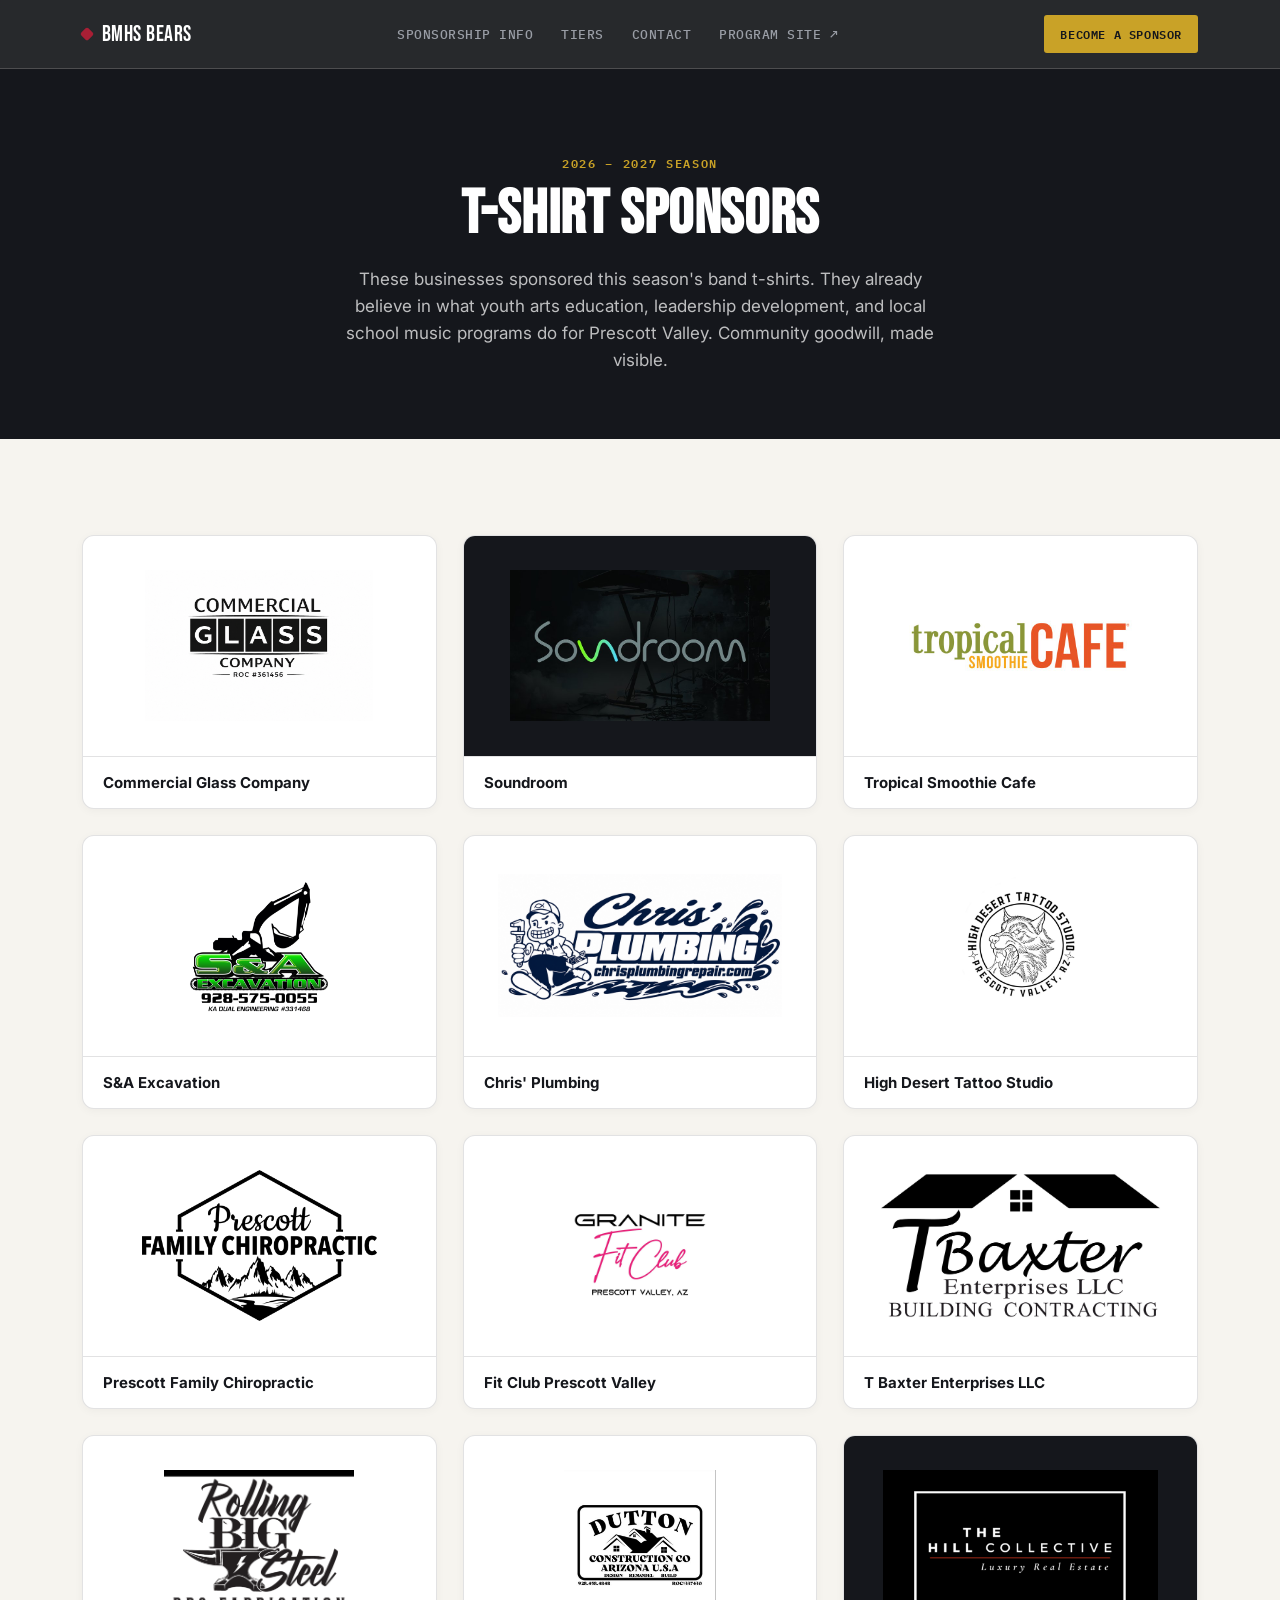
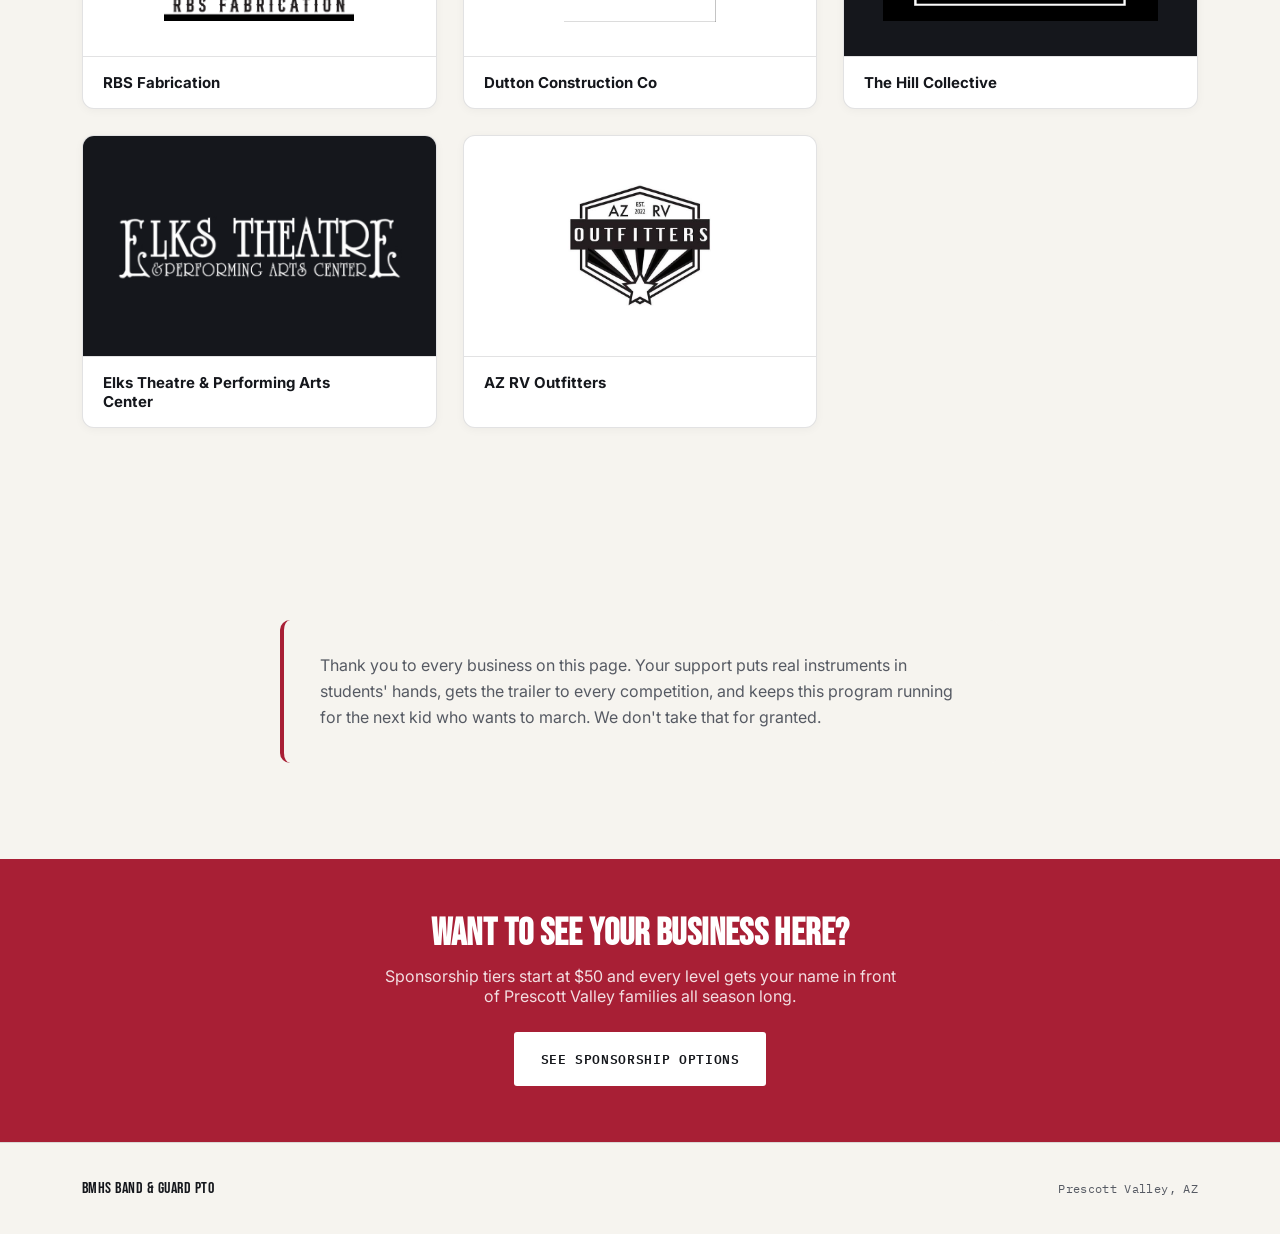
<file: bmhs-sponsors.html>
<!doctype html>
<html lang="en">
<head>
<meta charset="UTF-8">
<meta name="viewport" content="width=device-width, initial-scale=1">
<title>T-Shirt Sponsors — BMHS Band & Guard</title>
<meta name="description" content="The local businesses sponsoring this season's t-shirts for the Bradshaw Mountain Marching Bears Band & Guard, Prescott Valley, AZ.">
<link rel="stylesheet" href="bmhs-sponsorship.css">
<style>
  .sponsors-hero {
    background: var(--ink);
    color: #fff;
    padding: 84px 0 64px;
    text-align: center;
  }
  .sponsors-hero .eyebrow { justify-content: center; display: flex; }
  .sponsors-hero h1 {
    font-size: clamp(38px, 6vw, 62px);
    margin-top: 12px;
  }
  .sponsors-hero p {
    font-family: var(--body);
    font-size: 17px;
    color: rgba(255,255,255,0.72);
    max-width: 620px;
    margin: 20px auto 0;
    line-height: 1.6;
  }
  .sponsor-grid {
    display: grid;
    grid-template-columns: repeat(3, 1fr);
    gap: 26px;
  }
  .sponsor-tile {
    background: #fff;
    border: 1px solid var(--line);
    border-radius: 12px;
    overflow: hidden;
    display: flex;
    flex-direction: column;
    box-shadow: 0 2px 10px rgba(21,23,28,0.04);
    transition: transform 0.2s ease, box-shadow 0.2s ease, border-color 0.2s ease;
    text-decoration: none;
    color: inherit;
  }
  a.sponsor-tile { cursor: pointer; }
  .sponsor-tile:hover {
    transform: translateY(-5px);
    box-shadow: 0 16px 34px rgba(21,23,28,0.12);
    border-color: var(--crimson);
  }
  .sponsor-tile .logo-frame {
    height: 220px;
    display: flex;
    align-items: center;
    justify-content: center;
    padding: 34px;
  }
  .sponsor-tile img {
    max-width: 100%;
    max-height: 100%;
    object-fit: contain;
  }
  .sponsor-tile.dark-tile .logo-frame {
    background: var(--ink);
  }
  .sponsor-tile .tile-foot {
    border-top: 1px solid var(--line);
    padding: 16px 20px;
    display: flex;
    align-items: center;
    justify-content: space-between;
    gap: 10px;
  }
  .sponsor-tile .tile-name {
    font-family: var(--body);
    font-weight: 700;
    font-size: 15px;
    color: var(--ink);
  }
  .sponsor-tile .tile-visit {
    font-family: var(--mono);
    font-size: 11px;
    font-weight: 600;
    letter-spacing: 0.04em;
    text-transform: uppercase;
    color: var(--crimson);
    opacity: 0;
    transform: translateX(-4px);
    transition: opacity 0.15s ease, transform 0.15s ease;
    white-space: nowrap;
  }
  .sponsor-tile:hover .tile-visit {
    opacity: 1;
    transform: translateX(0);
  }
  .sponsor-tile.no-link .tile-foot {
    justify-content: center;
  }
  .thanks-card {
    background: var(--paper);
    border-left: 4px solid var(--crimson);
    border-radius: 10px;
    padding: 32px 36px;
    max-width: 720px;
    margin: 0 auto;
  }
  .thanks-card p {
    font-family: var(--body);
    font-size: 16px;
    color: var(--slate);
    line-height: 1.65;
    margin: 0;
  }
  .cta-band {
    background: var(--crimson);
    color: #fff;
    text-align: center;
    padding: 56px 0;
  }
  .cta-band h2 { color: #fff; font-size: clamp(28px, 4vw, 38px); }
  .cta-band p {
    font-family: var(--body);
    font-size: 16px;
    color: rgba(255,255,255,0.85);
    max-width: 520px;
    margin: 14px auto 26px;
  }
  @media (max-width: 700px) {
    .sponsor-grid { grid-template-columns: repeat(2, 1fr); }
    .sponsor-tile .logo-frame { height: 170px; padding: 24px; }
  }
  @media (max-width: 460px) {
    .sponsor-grid { grid-template-columns: 1fr; }
  }
</style>
</head>
<body>

<header class="site-header">
  <div class="wrap">
    <a href="bmhs-sponsorship.html" class="brand"><span class="brand-mark"></span>BMHS BEARS</a>
    <nav>
      <a href="bmhs-sponsorship.html">Sponsorship Info</a>
      <a href="bmhs-sponsorship.html#tiers">Tiers</a>
      <a href="bmhs-sponsorship.html#contact">Contact</a>
      <a href="https://bmhsband.netlify.app" target="_blank" rel="noopener">Program Site ↗</a>
    </nav>
    <a class="header-cta" href="https://www.zeffy.com/en-US/donation-form/band-sponsorships" target="_blank" rel="noopener">Become a Sponsor</a>
    <button class="nav-toggle" aria-label="Open menu" aria-expanded="false"><span></span></button>
  </div>
</header>

<section class="sponsors-hero">
  <div class="wrap">
    <span class="eyebrow">2026 – 2027 Season</span>
    <h1>T-Shirt Sponsors</h1>
    <p>These businesses sponsored this season's band t-shirts. They already believe
      in what youth arts education, leadership development, and local school
      music programs do for Prescott Valley. Community goodwill, made visible.</p>
  </div>
</section>

<section>
  <div class="wrap">
    <div class="sponsor-grid">

      <a class="sponsor-tile" href="https://www.commercialglassco.com/" target="_blank" rel="noopener sponsored">
        <div class="logo-frame"><img src="assets/sponsors/commercial-glass-company.png" alt="Commercial Glass Company"></div>
        <div class="tile-foot"><span class="tile-name">Commercial Glass Company</span><span class="tile-visit">Visit →</span></div>
      </a>

      <a class="sponsor-tile dark-tile" href="https://www.soundroommusic.com/" target="_blank" rel="noopener sponsored">
        <div class="logo-frame"><img src="assets/sponsors/soundroom.jpg" alt="Soundroom"></div>
        <div class="tile-foot"><span class="tile-name">Soundroom</span><span class="tile-visit">Visit →</span></div>
      </a>

      <a class="sponsor-tile" href="https://locations.tropicalsmoothiecafe.com/az/prescott-valley/7850-east-florentine-road" target="_blank" rel="noopener sponsored">
        <div class="logo-frame"><img src="assets/sponsors/tropical-smoothie-cafe.jpg" alt="Tropical Smoothie Cafe"></div>
        <div class="tile-foot"><span class="tile-name">Tropical Smoothie Cafe</span><span class="tile-visit">Visit →</span></div>
      </a>

      <a class="sponsor-tile" href="https://www.saexcavation.net/" target="_blank" rel="noopener sponsored">
        <div class="logo-frame"><img src="assets/sponsors/sa-excavation.png" alt="S&amp;A Excavation"></div>
        <div class="tile-foot"><span class="tile-name">S&amp;A Excavation</span><span class="tile-visit">Visit →</span></div>
      </a>

      <a class="sponsor-tile" href="https://chrisplumbingrepair.com/" target="_blank" rel="noopener sponsored">
        <div class="logo-frame"><img src="assets/sponsors/chris-plumbing.png" alt="Chris' Plumbing"></div>
        <div class="tile-foot"><span class="tile-name">Chris' Plumbing</span><span class="tile-visit">Visit →</span></div>
      </a>

      <a class="sponsor-tile" href="https://highdeserttattoo.glossgenius.com/" target="_blank" rel="noopener sponsored">
        <div class="logo-frame"><img src="assets/sponsors/high-desert-tattoo.jpg" alt="High Desert Tattoo Studio"></div>
        <div class="tile-foot"><span class="tile-name">High Desert Tattoo Studio</span><span class="tile-visit">Visit →</span></div>
      </a>

      <a class="sponsor-tile" href="https://prescottfamilychiropractic.com/" target="_blank" rel="noopener sponsored">
        <div class="logo-frame"><img src="assets/sponsors/prescott-family-chiropractic.png" alt="Prescott Family Chiropractic"></div>
        <div class="tile-foot"><span class="tile-name">Prescott Family Chiropractic</span><span class="tile-visit">Visit →</span></div>
      </a>

      <a class="sponsor-tile" href="https://www.granitefitclub.com/" target="_blank" rel="noopener sponsored">
        <div class="logo-frame"><img src="assets/sponsors/granite-fit-club.png" alt="Fit Club Prescott Valley"></div>
        <div class="tile-foot"><span class="tile-name">Fit Club Prescott Valley</span><span class="tile-visit">Visit →</span></div>
      </a>

      <a class="sponsor-tile" href="https://www.baxterent.com/" target="_blank" rel="noopener sponsored">
        <div class="logo-frame"><img src="assets/sponsors/tbaxter-enterprises.png" alt="T Baxter Enterprises LLC"></div>
        <div class="tile-foot"><span class="tile-name">T Baxter Enterprises LLC</span><span class="tile-visit">Visit →</span></div>
      </a>

      <a class="sponsor-tile" href="https://www.rbsfabrication.com/" target="_blank" rel="noopener sponsored">
        <div class="logo-frame"><img src="assets/sponsors/rbs-fabrication.png" alt="RBS Fabrication"></div>
        <div class="tile-foot"><span class="tile-name">RBS Fabrication</span><span class="tile-visit">Visit →</span></div>
      </a>

      <a class="sponsor-tile" href="https://www.instagram.com/dutton_construction_co/" target="_blank" rel="noopener sponsored">
        <div class="logo-frame"><img src="assets/sponsors/dutton-construction.png" alt="Dutton Construction Co"></div>
        <div class="tile-foot"><span class="tile-name">Dutton Construction Co</span><span class="tile-visit">Visit →</span></div>
      </a>

      <a class="sponsor-tile dark-tile" href="https://thehillcollectiveaz.com/" target="_blank" rel="noopener sponsored">
        <div class="logo-frame"><img src="assets/sponsors/the-hill-collective.png" alt="The Hill Collective Luxury Real Estate"></div>
        <div class="tile-foot"><span class="tile-name">The Hill Collective</span><span class="tile-visit">Visit →</span></div>
      </a>

      <a class="sponsor-tile dark-tile" href="https://www.prescottelkstheatre.org/" target="_blank" rel="noopener sponsored">
        <div class="logo-frame"><img src="assets/sponsors/elks-theatre.png" alt="Elks Theatre and Performing Arts Center"></div>
        <div class="tile-foot"><span class="tile-name">Elks Theatre &amp; Performing Arts Center</span><span class="tile-visit">Visit →</span></div>
      </a>

      <a class="sponsor-tile" href="https://www.facebook.com/p/Arizona-RV-Outfitters-61556463715649/" target="_blank" rel="noopener sponsored">
        <div class="logo-frame"><img src="assets/sponsors/az-rv-outfitters.png" alt="AZ RV Outfitters"></div>
        <div class="tile-foot"><span class="tile-name">AZ RV Outfitters</span><span class="tile-visit">Visit →</span></div>
      </a>

    </div>
  </div>
</section>

<section>
  <div class="wrap">
    <div class="thanks-card">
      <p>Thank you to every business on this page. Your support puts real
        instruments in students' hands, gets the trailer to every competition,
        and keeps this program running for the next kid who wants to march.
        We don't take that for granted.</p>
    </div>
  </div>
</section>

<section class="cta-band">
  <div class="wrap">
    <h2>Want to see your business here?</h2>
    <p>Sponsorship tiers start at $50 and every level gets your name in front
      of Prescott Valley families all season long.</p>
    <a class="btn btn-primary" style="background:#fff;color:var(--ink)" href="bmhs-sponsorship.html#tiers">See Sponsorship Options</a>
  </div>
</section>

<footer>
  <div class="wrap">
    <span class="foot-tag">BMHS BAND &amp; GUARD PTO</span>
    <span class="foot-left">Prescott Valley, AZ</span>
  </div>
</footer>

<script src="bmhs-sponsorship.js"></script>
</body>
</html>
</file>
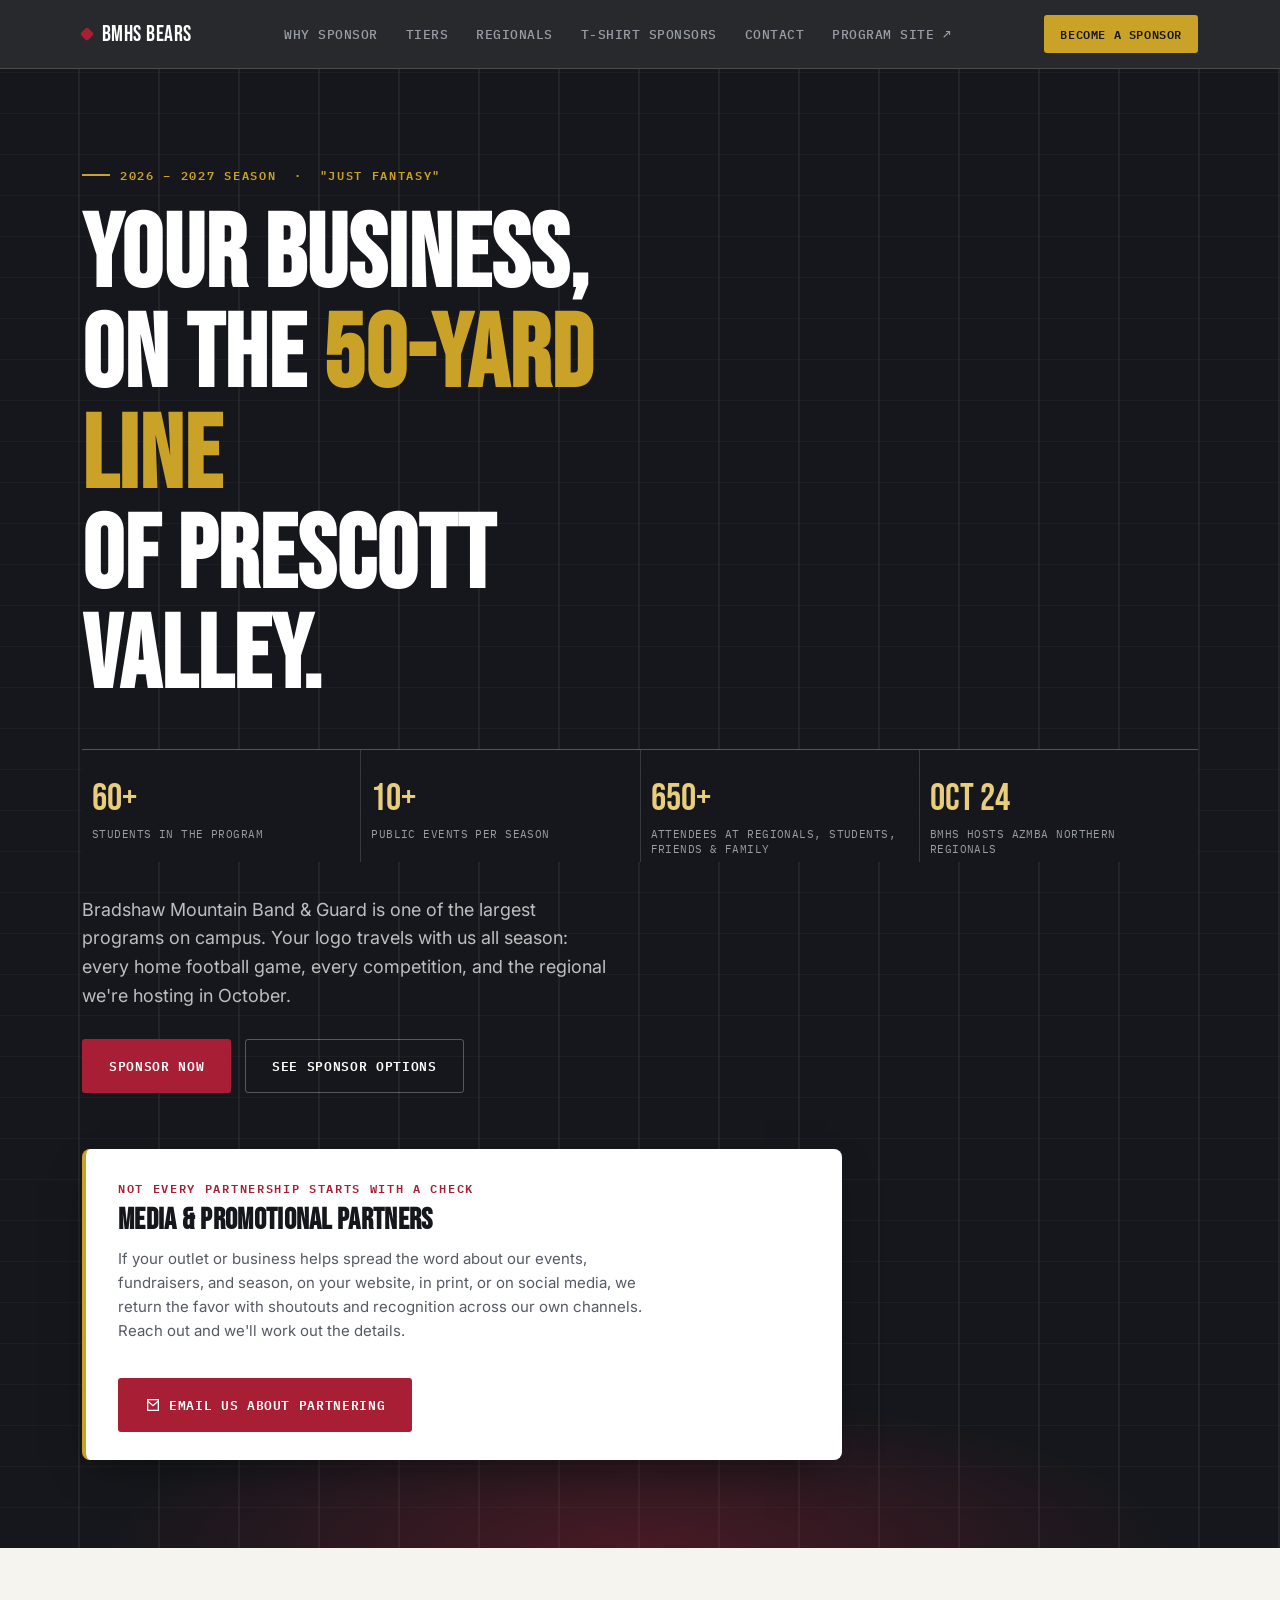
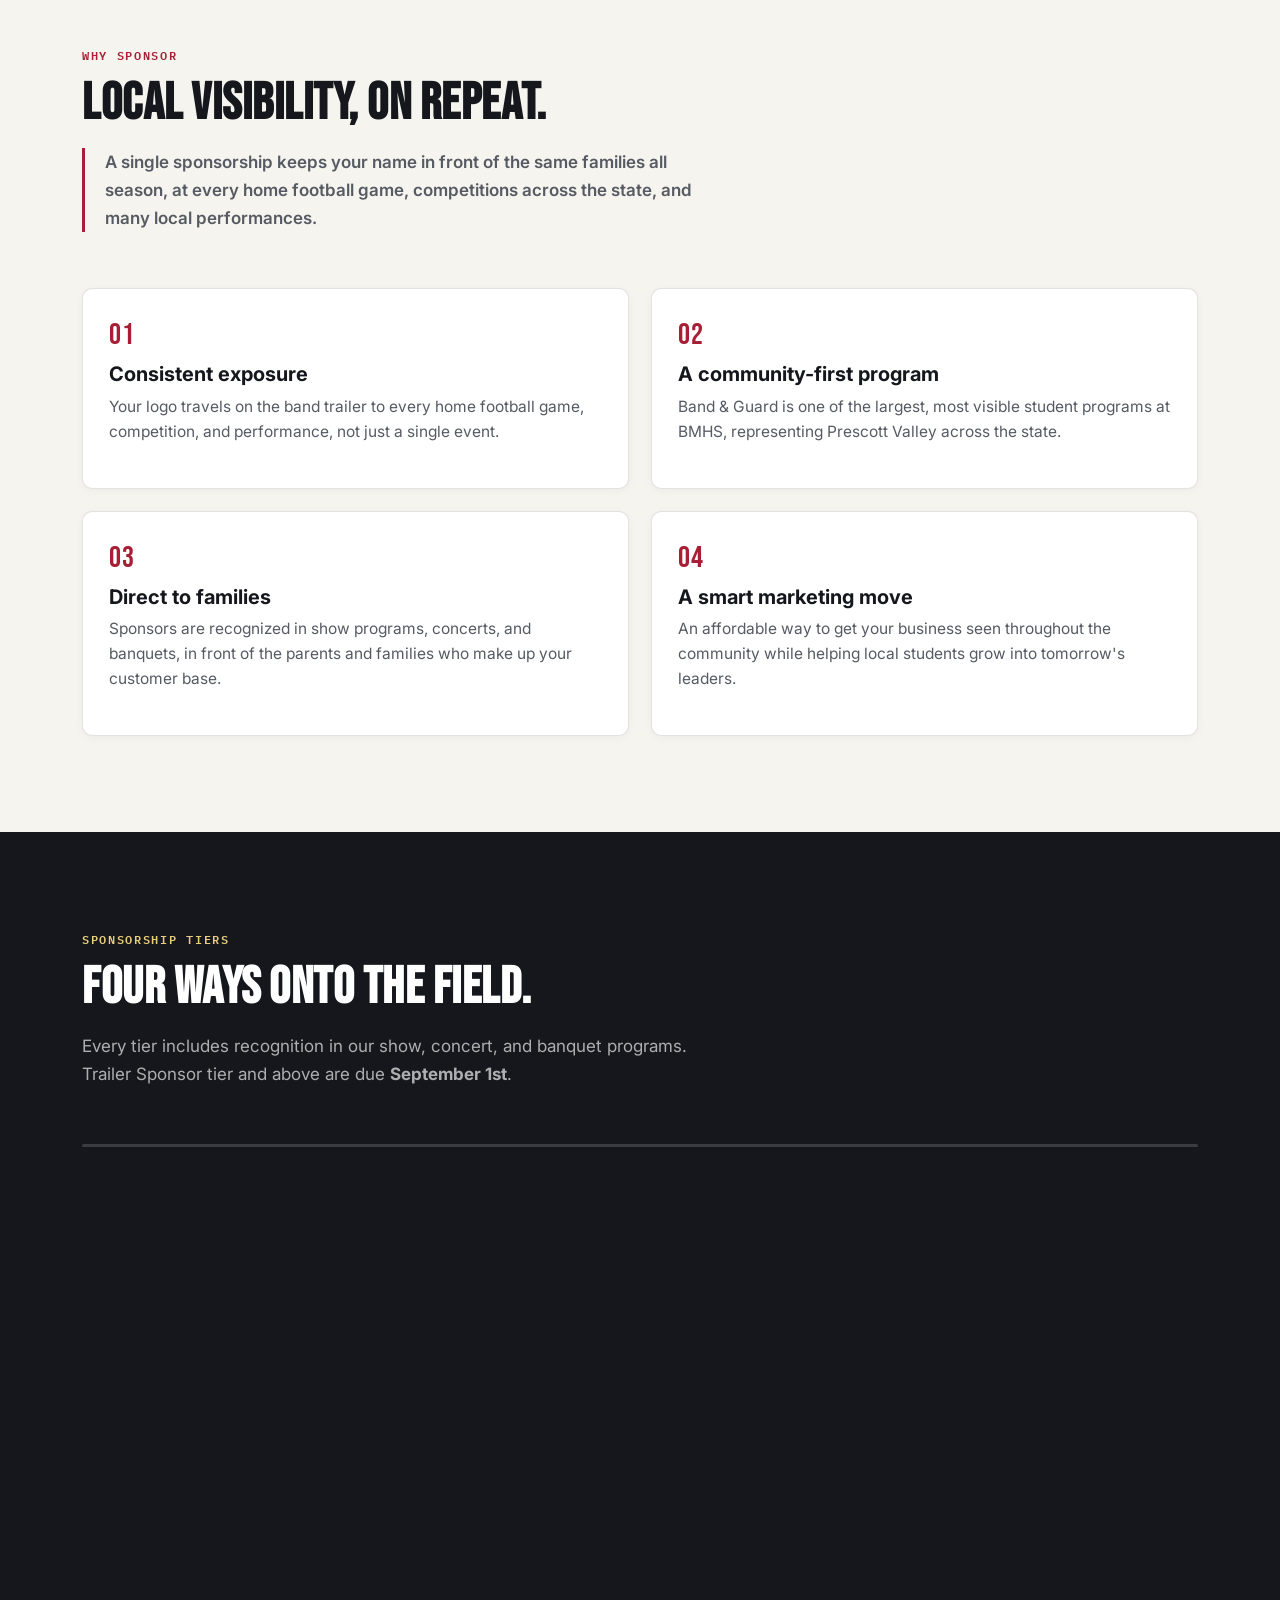
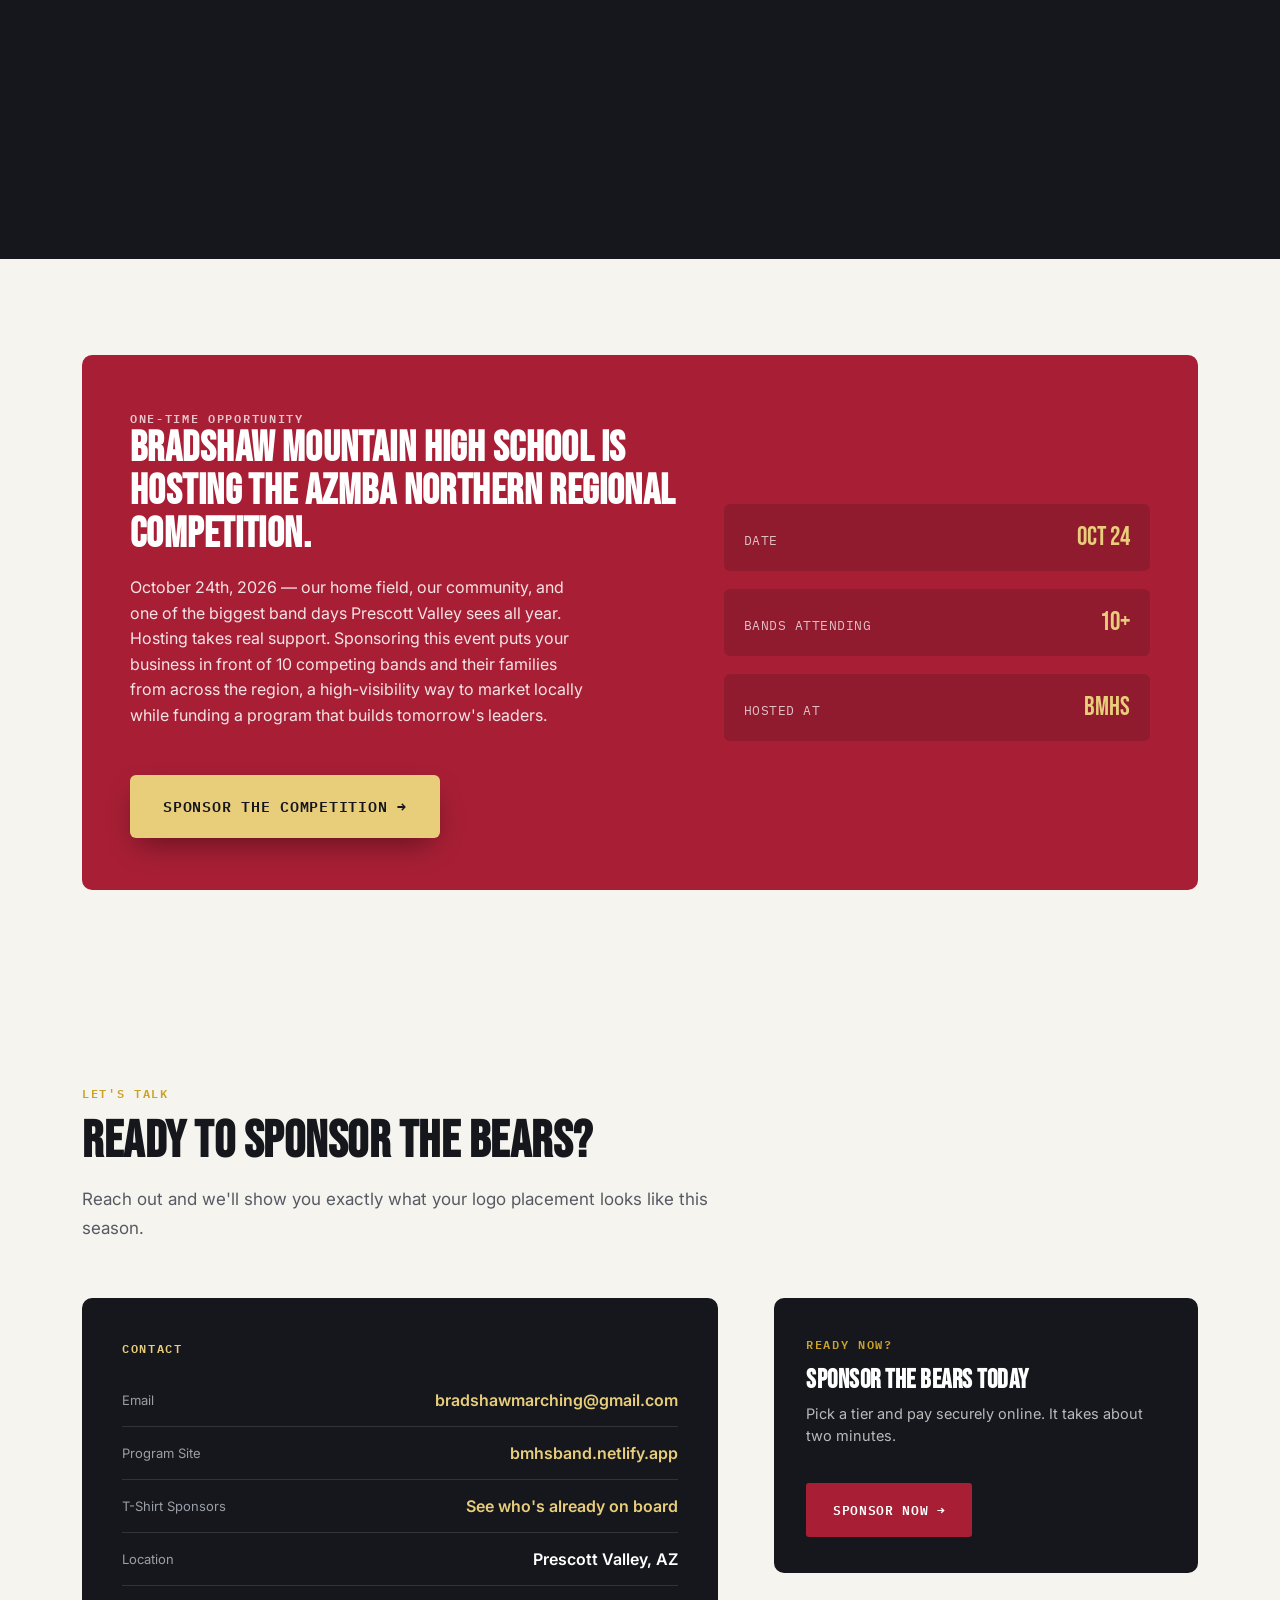
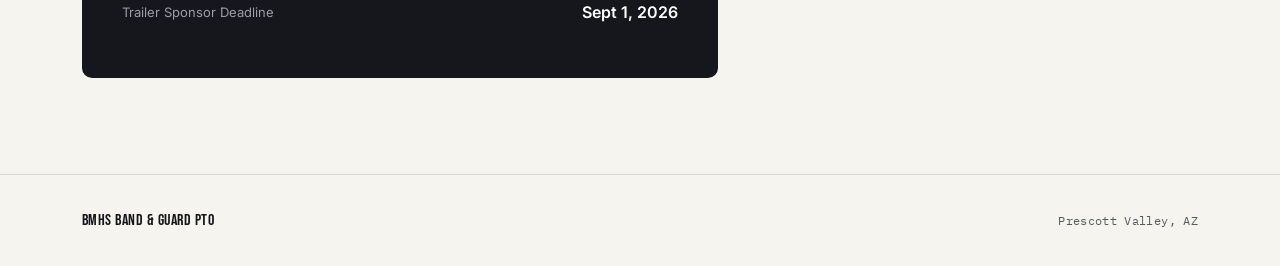
<file: bmhs-sponsorship.html>
<!doctype html>
<html lang="en">
<head>
<meta charset="UTF-8">
<meta name="viewport" content="width=device-width, initial-scale=1">
<title>Sponsor the BMHS Marching Bears — 2026-2027 Season</title>
<meta name="description" content="Sponsorship opportunities with the Bradshaw Mountain High School Marching Band & Guard, Prescott Valley, AZ.">
<link rel="stylesheet" href="bmhs-sponsorship.css">
</head>
<body>

<header class="site-header">
  <div class="wrap">
    <a href="#top" class="brand"><span class="brand-mark"></span>BMHS BEARS</a>
    <nav>
      <a href="#why">Why Sponsor</a>
      <a href="#tiers">Tiers</a>
      <a href="#championship">Regionals</a>
      <a href="bmhs-sponsors.html">T-Shirt Sponsors</a>
      <a href="#contact">Contact</a>
      <a href="https://bmhsband.netlify.app" target="_blank" rel="noopener">Program Site ↗</a>
    </nav>
    <a class="header-cta" href="https://www.zeffy.com/en-US/donation-form/band-sponsorships" target="_blank" rel="noopener">Become a Sponsor</a>
    <button class="nav-toggle" aria-label="Open menu" aria-expanded="false"><span></span></button>
  </div>
</header>

<section class="hero" id="top">
  <div class="wrap">
    <div class="hero-eyebrow">
      <span class="rule"></span>
      <span class="eyebrow">2026 – 2027 Season &nbsp;·&nbsp; "Just Fantasy"</span>
    </div>
    <h1>Your business,<br>on the <span class="accent">50-yard line</span><br>of Prescott Valley.</h1>

    <div class="stat-row stat-row-top">
      <div class="stat">
        <div class="num">60+</div>
        <div class="label">Students in the Program</div>
      </div>
      <div class="stat">
        <div class="num">10+</div>
        <div class="label">Public Events Per Season</div>
      </div>
      <div class="stat">
        <div class="num">650+</div>
        <div class="label">Attendees at Regionals, Students, Friends &amp; Family</div>
      </div>
      <div class="stat">
        <div class="num">Oct 24</div>
        <div class="label">BMHS Hosts AZMBA Northern Regionals</div>
      </div>
    </div>

    <p class="hero-sub">
      Bradshaw Mountain Band &amp; Guard is one of the largest programs on campus.
      Your logo travels with us all season: every home football game, every competition,
      and the regional we're hosting in October.
    </p>
    <div class="hero-actions">
      <a class="btn btn-primary" href="https://www.zeffy.com/en-US/donation-form/band-sponsorships" target="_blank" rel="noopener">Sponsor Now</a>
      <a class="btn btn-ghost" href="#tiers">See Sponsor Options</a>
    </div>

    <div class="media-card reveal">
      <span class="eyebrow">Not Every Partnership Starts With A Check</span>
      <h2>Media &amp; promotional partners</h2>
      <p>If your outlet or business helps spread the word about our events, fundraisers,
        and season, on your website, in print, or on social media, we return the favor
        with shoutouts and recognition across our own channels. Reach out and we'll work
        out the details.</p>
      <a class="btn btn-primary" href="mailto:bradshawmarching@gmail.com?subject=Media%20%26%20Promotional%20Partnership">
        <svg width="16" height="16" viewBox="0 0 24 24" fill="none" stroke="currentColor" stroke-width="2" style="flex:none"><path d="M4 4h16v16H4z"/><path d="M4 6l8 7 8-7"/></svg>
        Email Us About Partnering
      </a>
    </div>
  </div>
</section>

<section id="why" class="why-section">
  <div class="wrap">
    <div class="section-head reveal">
      <span class="eyebrow">Why Sponsor</span>
      <h2>Local visibility, on repeat.</h2>
      <p class="why-lead">A single sponsorship keeps your name in front of the same families all season,
        at every home football game, competitions across the state, and many local performances.</p>
    </div>
    <div class="why-grid">
      <div class="why-item reveal">
        <div class="mark">01</div>
        <h3>Consistent exposure</h3>
        <p>Your logo travels on the band trailer to every home football game, competition, and
          performance, not just a single event.</p>
      </div>
      <div class="why-item reveal">
        <div class="mark">02</div>
        <h3>A community-first program</h3>
        <p>Band &amp; Guard is one of the largest, most visible student programs at BMHS,
          representing Prescott Valley across the state.</p>
      </div>
      <div class="why-item reveal">
        <div class="mark">03</div>
        <h3>Direct to families</h3>
        <p>Sponsors are recognized in show programs, concerts, and banquets, in front of
          the parents and families who make up your customer base.</p>
      </div>
      <div class="why-item reveal">
        <div class="mark">04</div>
        <h3>A smart marketing move</h3>
        <p>An affordable way to get your business seen throughout the community while
          helping local students grow into tomorrow's leaders.</p>
      </div>
    </div>
  </div>
</section>

<section class="field-section" id="tiers">
  <div class="wrap">
    <div class="section-head reveal">
      <span class="eyebrow">Sponsorship Tiers</span>
      <h2>Four ways onto the field.</h2>
      <p>Every tier includes recognition in our show, concert, and banquet programs.
        Trailer Sponsor tier and above are due <strong>September 1st</strong>.</p>
    </div>

    <div class="yard-rail" aria-hidden="true"></div>

    <div class="tier-track">

      <a class="tier-card reveal" data-tier="bronze" href="https://www.zeffy.com/en-US/donation-form/band-sponsorships" target="_blank" rel="noopener">
        <div class="tier-yard">GET STARTED</div>
        <div class="tier-name">Community Sponsor</div>
        <div class="tier-price">$50</div>
        <ul class="tier-list">
          <li>Name on sponsor banner (30-character limit)</li>
          <li>Recognition in show, concert &amp; banquet programs</li>
        </ul>
        <span class="tier-cta">Sponsor This Tier →</span>
      </a>

      <a class="tier-card reveal" data-tier="silver" href="https://www.zeffy.com/en-US/donation-form/band-sponsorships" target="_blank" rel="noopener">
        <div class="tier-yard">MOST COMMON</div>
        <div class="tier-name">Trailer Sponsor</div>
        <div class="tier-price">$250</div>
        <ul class="tier-list">
          <li>9" × 24" logo on the band trailer</li>
          <li>One social media shoutout</li>
          <li>Logo on sponsor banner</li>
          <li>Recognition in show, concert &amp; banquet programs</li>
        </ul>
        <span class="tier-cta">Sponsor This Tier →</span>
      </a>

      <a class="tier-card reveal" data-tier="gold" href="https://www.zeffy.com/en-US/donation-form/band-sponsorships" target="_blank" rel="noopener">
        <div class="tier-yard">BEST VISIBILITY</div>
        <div class="tier-name">Season Sponsor</div>
        <div class="tier-price">$500</div>
        <ul class="tier-list">
          <li>12" × 24" logo on the band trailer</li>
          <li>Two social media shoutouts</li>
          <li>Framed recognition certificate</li>
          <li>Logo on sponsor banner</li>
          <li>Logo in show, concert &amp; banquet programs</li>
        </ul>
        <span class="tier-cta">Sponsor This Tier →</span>
      </a>

      <a class="tier-card reveal" data-tier="platinum" href="https://www.zeffy.com/en-US/donation-form/band-sponsorships" target="_blank" rel="noopener">
        <div class="tier-yard">TOP TIER</div>
        <div class="tier-name">Signature Sponsor</div>
        <div class="tier-price">$1,000</div>
        <ul class="tier-list">
          <li>18" × 24" logo on the band trailer</li>
          <li>Four social media shoutouts</li>
          <li>Half-time shoutout at a home football game</li>
          <li>Framed recognition certificate</li>
          <li>BMHS Band t-shirt</li>
          <li>Logo on sponsor banner &amp; in every program</li>
        </ul>
        <span class="tier-cta">Sponsor This Tier →</span>
      </a>

    </div>

    <div class="tier-foot-note reveal">
      <span class="dot"></span>
      Trailer sponsor payment and logo files are due September 1, 2026.
    </div>
  </div>
</section>

<section id="championship">
  <div class="wrap">
    <div class="callout reveal">
      <div>
        <span class="eyebrow" style="color:rgba(255,255,255,0.75)">One-Time Opportunity</span>
        <h2>Bradshaw Mountain High School is hosting the AZMBA Northern Regional Competition.</h2>
        <p>October 24th, 2026 &mdash; our home field, our community, and one of the biggest
          band days Prescott Valley sees all year. Hosting takes real support. Sponsoring
          this event puts your business in front of 10 competing bands and their families
          from across the region, a high-visibility way to market locally while funding a
          program that builds tomorrow's leaders.</p>
        <a class="btn btn-championship" href="https://www.zeffy.com/en-US/donation-form/band-sponsorships" target="_blank" rel="noopener">Sponsor the Competition →</a>
      </div>
      <div class="callout-stats">
        <div class="callout-stat">
          <span class="k">Date</span>
          <span class="v">Oct 24</span>
        </div>
        <div class="callout-stat">
          <span class="k">Bands Attending</span>
          <span class="v">10+</span>
        </div>
        <div class="callout-stat">
          <span class="k">Hosted At</span>
          <span class="v">BMHS</span>
        </div>
      </div>
    </div>
  </div>
</section>

<section id="contact">
  <div class="wrap">
    <div class="section-head reveal">
      <span class="eyebrow">Let's Talk</span>
      <h2>Ready to sponsor the Bears?</h2>
      <p>Reach out and we'll show you exactly what your logo placement looks like this season.</p>
    </div>

    <div class="contact reveal">
      <div class="contact-card">
        <span class="eyebrow">Contact</span>
        <div class="contact-row">
          <span class="k">Email</span>
          <span class="v"><a href="mailto:bradshawmarching@gmail.com">bradshawmarching@gmail.com</a></span>
        </div>
        <div class="contact-row">
          <span class="k">Program Site</span>
          <span class="v"><a href="https://bmhsband.netlify.app" target="_blank" rel="noopener">bmhsband.netlify.app</a></span>
        </div>
        <div class="contact-row">
          <span class="k">T-Shirt Sponsors</span>
          <span class="v"><a href="bmhs-sponsors.html">See who's already on board</a></span>
        </div>
        <div class="contact-row">
          <span class="k">Location</span>
          <span class="v">Prescott Valley, AZ</span>
        </div>
        <div class="contact-row">
          <span class="k">Trailer Sponsor Deadline</span>
          <span class="v">Sept 1, 2026</span>
        </div>
      </div>

      <div class="pay-card">
        <span class="eyebrow" style="color:var(--brass)">Ready Now?</span>
        <h3>Sponsor the Bears today</h3>
        <p>Pick a tier and pay securely online. It takes about two minutes.</p>
        <a class="btn btn-primary pay-card-btn" href="https://www.zeffy.com/en-US/donation-form/band-sponsorships" target="_blank" rel="noopener">Sponsor Now →</a>
      </div>
    </div>
  </div>
</section>

<footer>
  <div class="wrap">
    <span class="foot-tag">BMHS BAND &amp; GUARD PTO</span>
    <span class="foot-left">Prescott Valley, AZ</span>
  </div>
</footer>

<script src="bmhs-sponsorship.js"></script>
</body>
</html>
</file>
<file: bmhs-sponsorship.css>
@import url('https://fonts.googleapis.com/css2?family=Bebas+Neue&family=Inter:wght@400;500;600;700;800&family=IBM+Plex+Mono:wght@500;600&display=swap');

:root {
  --ink: #15171c;
  --paper: #f6f4ef;
  --crimson: #a81f35;
  --crimson-dim: #7d1727;
  --brass: #c9a227;
  --brass-light: #e8cd7a;
  --slate: #565a63;
  --slate-light: #9a9ea6;
  --line: rgba(21, 23, 28, 0.12);
  --line-light: rgba(246, 244, 239, 0.18);

  --display: 'Bebas Neue', 'Arial Narrow', sans-serif;
  --body: 'Inter', -apple-system, sans-serif;
  --mono: 'IBM Plex Mono', 'SF Mono', monospace;

  --max: 1180px;
}

* { box-sizing: border-box; }

html { scroll-behavior: smooth; }

@media (prefers-reduced-motion: reduce) {
  html { scroll-behavior: auto; }
  * { animation-duration: 0.001ms !important; transition-duration: 0.001ms !important; }
}

body {
  margin: 0;
  font-family: var(--body);
  color: var(--ink);
  background: var(--paper);
  -webkit-font-smoothing: antialiased;
}

a { color: inherit; }

img { max-width: 100%; display: block; }

.wrap {
  max-width: var(--max);
  margin: 0 auto;
  padding: 0 32px;
}

/* ---------- Utility type styles ---------- */

.eyebrow {
  font-family: var(--mono);
  font-size: 12px;
  font-weight: 600;
  letter-spacing: 0.14em;
  text-transform: uppercase;
  color: var(--brass);
}

h1, h2, h3 {
  font-family: var(--display);
  letter-spacing: 0.01em;
  margin: 0;
  line-height: 0.98;
}

/* ---------- Header / nav ---------- */

.site-header {
  position: sticky;
  top: 0;
  z-index: 50;
  background: rgba(21, 23, 28, 0.92);
  backdrop-filter: blur(6px);
  border-bottom: 1px solid var(--line-light);
}

.site-header .wrap {
  display: flex;
  align-items: center;
  justify-content: space-between;
  height: 68px;
}

.brand {
  display: flex;
  align-items: center;
  gap: 10px;
  font-family: var(--display);
  font-size: 22px;
  color: #fff;
  text-decoration: none;
  letter-spacing: 0.02em;
}

.brand .brand-mark {
  width: 10px;
  height: 10px;
  background: var(--crimson);
  border-radius: 2px;
  transform: rotate(45deg);
  flex: none;
}

.site-header nav {
  display: flex;
  gap: 28px;
}

.site-header nav a {
  font-family: var(--mono);
  font-size: 12.5px;
  font-weight: 500;
  letter-spacing: 0.04em;
  text-transform: uppercase;
  color: var(--slate-light);
  text-decoration: none;
  transition: color 0.15s ease;
}

.site-header nav a:hover,
.site-header nav a:focus-visible { color: #fff; }

.nav-toggle {
  display: none;
  background: none;
  border: 1px solid rgba(255,255,255,0.25);
  border-radius: 4px;
  width: 38px;
  height: 34px;
  padding: 0;
  cursor: pointer;
  align-items: center;
  justify-content: center;
  flex: none;
}

.nav-toggle span,
.nav-toggle span::before,
.nav-toggle span::after {
  content: '';
  display: block;
  width: 18px;
  height: 2px;
  background: #fff;
  position: relative;
  transition: transform 0.2s ease, opacity 0.2s ease;
}

.nav-toggle span::before { position: absolute; top: -6px; }
.nav-toggle span::after { position: absolute; top: 6px; }

.site-header.nav-open .nav-toggle span { background: transparent; }
.site-header.nav-open .nav-toggle span::before { transform: translateY(6px) rotate(45deg); }
.site-header.nav-open .nav-toggle span::after { transform: translateY(-6px) rotate(-45deg); }

.header-cta {
  font-family: var(--mono);
  font-size: 12px;
  font-weight: 600;
  letter-spacing: 0.05em;
  text-transform: uppercase;
  color: var(--ink) !important;
  background: var(--brass);
  padding: 9px 16px;
  border-radius: 3px;
  text-decoration: none;
  white-space: nowrap;
}

.header-cta:hover { background: var(--brass-light); }

/* ---------- Hero ---------- */

.hero {
  position: relative;
  background: var(--ink);
  color: #fff;
  overflow: hidden;
  padding: 96px 0 88px;
}

.hero::before {
  content: '';
  position: absolute;
  inset: 0;
  background-image:
    repeating-linear-gradient(90deg, transparent 0, transparent 78px, rgba(255,255,255,0.055) 78px, rgba(255,255,255,0.055) 80px),
    repeating-linear-gradient(0deg, transparent 0, transparent 40px, rgba(255,255,255,0.03) 40px, rgba(255,255,255,0.03) 41px);
  pointer-events: none;
}

.hero::after {
  content: '';
  position: absolute;
  left: 0; right: 0; bottom: 0;
  height: 220px;
  background: radial-gradient(60% 100% at 50% 100%, rgba(168,31,53,0.35), transparent 70%);
  pointer-events: none;
}

.hero .wrap { position: relative; z-index: 2; }

.hero-eyebrow {
  display: flex;
  align-items: center;
  gap: 10px;
  margin-bottom: 22px;
}

.hero-eyebrow .rule { width: 28px; height: 2px; background: var(--brass); }

.hero h1 {
  font-size: clamp(48px, 8vw, 104px);
  max-width: 15ch;
}

.hero h1 .accent { color: var(--brass); }

.hero-sub {
  font-family: var(--body);
  font-size: 18px;
  line-height: 1.6;
  color: rgba(255,255,255,0.72);
  max-width: 48ch;
  margin-top: 34px;
}

.hero-actions {
  display: flex;
  gap: 14px;
  margin-top: 28px;
  flex-wrap: wrap;
}

.btn {
  font-family: var(--mono);
  font-size: 13px;
  font-weight: 600;
  letter-spacing: 0.05em;
  text-transform: uppercase;
  padding: 15px 26px;
  border-radius: 3px;
  text-decoration: none;
  display: inline-flex;
  align-items: center;
  gap: 8px;
  border: 1px solid transparent;
  transition: transform 0.15s ease, background 0.15s ease, border-color 0.15s ease;
}

.btn-primary { background: var(--crimson); color: #fff; }
.btn-primary:hover { background: #c22540; transform: translateY(-1px); }

.btn-ghost { border-color: rgba(255,255,255,0.28); color: #fff; }
.btn-ghost:hover { border-color: #fff; }

.stat-row {
  display: grid;
  grid-template-columns: repeat(4, 1fr);
  gap: 1px;
  background: rgba(255,255,255,0.14);
  margin-top: 40px;
  border-top: 1px solid rgba(255,255,255,0.14);
}

.stat {
  background: var(--ink);
  padding: 26px 10px 4px;
}

.stat .num {
  font-family: var(--display);
  font-size: clamp(26px, 3.2vw, 38px);
  color: var(--brass-light);
}

.stat .label {
  font-family: var(--mono);
  font-size: 11px;
  letter-spacing: 0.04em;
  text-transform: uppercase;
  color: var(--slate-light);
  margin-top: 6px;
  line-height: 1.4;
}

/* ---------- Section shared ---------- */

section { padding: 96px 0; }

.section-head {
  max-width: 640px;
  margin-bottom: 56px;
}

.section-head h2 {
  font-size: clamp(34px, 4.5vw, 52px);
  margin-top: 14px;
}

.section-head p {
  font-family: var(--body);
  font-size: 17px;
  color: var(--slate);
  line-height: 1.65;
  margin-top: 18px;
}

/* ---------- Media & promotional partners ---------- */

.media-card {
  background: #fff;
  border-left: 4px solid var(--brass);
  border-radius: 8px;
  padding: 28px 32px;
  max-width: 760px;
  margin-top: 56px;
  box-shadow: 0 16px 40px -16px rgba(0,0,0,0.5);
}

.media-card .eyebrow { color: var(--crimson); }

.media-card h2 {
  font-size: clamp(24px, 3vw, 30px);
  margin-top: 8px;
  color: var(--ink);
}

.media-card p {
  font-family: var(--body);
  font-size: 15px;
  color: var(--slate);
  line-height: 1.6;
  margin-top: 12px;
  max-width: 62ch;
}

.media-card .btn {
  margin-top: 20px;
  gap: 8px;
}

/* ---------- Why sponsor ---------- */

.why-section {
  background: var(--paper);
  color: var(--ink);
  position: relative;
}

.why-section .eyebrow { color: var(--crimson); }
.why-section .section-head h2 { color: var(--ink); }

.why-lead {
  font-family: var(--body);
  font-size: 20px;
  font-weight: 600;
  color: var(--ink);
  line-height: 1.55;
  margin-top: 18px;
  border-left: 3px solid var(--crimson);
  padding-left: 20px;
}

.why-grid {
  display: grid;
  grid-template-columns: repeat(2, 1fr);
  gap: 22px;
}

.why-item {
  background: #fff;
  border: 1px solid var(--line);
  border-radius: 10px;
  padding: 28px 26px;
  box-shadow: 0 2px 10px rgba(21,23,28,0.04);
  transition: transform 0.2s ease, border-color 0.2s ease, box-shadow 0.2s ease;
}

.why-item:hover {
  transform: translateY(-4px);
  border-color: var(--crimson);
  box-shadow: 0 12px 28px rgba(21,23,28,0.1);
}

.why-item .mark {
  font-family: var(--display);
  font-size: 30px;
  color: var(--crimson);
  letter-spacing: 0.03em;
}

.why-item h3 {
  font-family: var(--body);
  font-size: 20px;
  font-weight: 700;
  letter-spacing: 0;
  color: var(--ink);
  margin-top: 12px;
}

.why-item p {
  font-family: var(--body);
  font-size: 15.5px;
  color: var(--slate);
  line-height: 1.6;
  margin-top: 10px;
}

/* ---------- Tier field (signature element) ---------- */

.field-section {
  background: var(--ink);
  color: #fff;
  position: relative;
}

.field-section .section-head p { color: rgba(255,255,255,0.65); }
.field-section .section-head .eyebrow { color: var(--brass-light); }
.field-section .section-head h2 { color: #fff; }

.yard-rail {
  position: relative;
  height: 3px;
  background: rgba(255,255,255,0.16);
  margin: 0 0 0;
  border-radius: 2px;
}

.yard-rail::before,
.yard-rail::after { content: none; }

.tier-track {
  display: grid;
  grid-template-columns: repeat(4, 1fr);
  gap: 22px;
  margin-top: 46px;
}

.tier-card {
  position: relative;
  background: rgba(255,255,255,0.04);
  border: 1px solid rgba(255,255,255,0.14);
  border-radius: 10px;
  padding: 30px 22px 26px;
  display: flex;
  flex-direction: column;
  text-decoration: none;
  cursor: pointer;
  overflow: hidden;
  transition: transform 0.2s ease, border-color 0.2s ease, background 0.2s ease, box-shadow 0.2s ease;
}

.tier-card::before {
  content: '';
  position: absolute;
  top: 0; left: 0; right: 0;
  height: 5px;
  background: var(--tier-color, var(--brass));
}

.tier-card:hover {
  transform: translateY(-8px);
  border-color: var(--tier-color, var(--brass));
  background: rgba(255,255,255,0.07);
  box-shadow: 0 16px 40px -12px rgba(0,0,0,0.55);
}

.tier-cta {
  margin-top: 24px;
  font-family: var(--mono);
  font-size: 12.5px;
  font-weight: 700;
  letter-spacing: 0.04em;
  text-transform: uppercase;
  color: var(--ink);
  background: var(--tier-color, var(--brass));
  display: flex;
  align-items: center;
  justify-content: center;
  gap: 6px;
  padding: 12px 14px;
  border-radius: 6px;
  transition: filter 0.15s ease, transform 0.15s ease;
}

.tier-card:hover .tier-cta { filter: brightness(1.1); transform: translateY(-1px); }

.tier-yard {
  font-family: var(--mono);
  font-size: 12px;
  letter-spacing: 0.08em;
  color: var(--slate-light);
}

.tier-name {
  display: inline-block;
  font-family: var(--display);
  font-size: 26px;
  color: var(--tier-color, var(--brass));
  background: color-mix(in srgb, var(--tier-color, var(--brass)) 16%, transparent);
  border: 1px solid var(--tier-color, var(--brass));
  border-radius: 999px;
  padding: 4px 18px;
  margin-top: 12px;
  letter-spacing: 0.03em;
}

.tier-price {
  font-family: var(--mono);
  font-size: 30px;
  font-weight: 600;
  margin-top: 10px;
}

.tier-price span {
  font-size: 13px;
  color: var(--slate-light);
  font-weight: 500;
  margin-left: 4px;
}

.tier-list {
  list-style: none;
  margin: 22px 0 0;
  padding: 20px 0 0;
  border-top: 1px solid rgba(255,255,255,0.12);
  flex: 1;
  display: flex;
  flex-direction: column;
  gap: 11px;
}

.tier-list li {
  font-family: var(--body);
  font-size: 13.5px;
  line-height: 1.45;
  color: rgba(255,255,255,0.82);
  padding-left: 16px;
  position: relative;
}

.tier-list li::before {
  content: '';
  position: absolute;
  left: 0;
  top: 7px;
  width: 6px;
  height: 6px;
  background: var(--tier-color, var(--brass));
  border-radius: 1px;
}

.tier-card[data-tier="bronze"] { --tier-color: #cf9f5f; background: rgba(207, 159, 95, 0.06); }
.tier-card[data-tier="silver"] { --tier-color: #d7dce6; background: rgba(215, 220, 230, 0.06); }
.tier-card[data-tier="gold"] { --tier-color: var(--brass); background: rgba(201, 162, 39, 0.08); }
.tier-card[data-tier="platinum"] {
  --tier-color: var(--brass-light);
  background: rgba(232, 205, 122, 0.1);
  border-color: rgba(232, 205, 122, 0.4);
}

.tier-foot-note {
  margin-top: 34px;
  font-family: var(--mono);
  font-size: 12.5px;
  color: var(--slate-light);
  display: flex;
  align-items: center;
  gap: 10px;
}

.tier-foot-note .dot {
  width: 6px; height: 6px; background: var(--crimson); border-radius: 50%;
  flex: none;
}

/* ---------- Championship callout ---------- */

.callout {
  background: var(--crimson);
  color: #fff;
  border-radius: 10px;
  padding: 52px 48px;
  display: grid;
  grid-template-columns: 1.3fr 1fr;
  gap: 40px;
  align-items: center;
}

.callout h2 {
  font-size: clamp(30px, 4vw, 42px);
  line-height: 1.02;
}

.callout p {
  font-family: var(--body);
  font-size: 16px;
  line-height: 1.6;
  color: rgba(255,255,255,0.88);
  margin-top: 18px;
  max-width: 46ch;
}

.callout-stats {
  display: grid;
  gap: 18px;
}

.callout-stat {
  background: rgba(0,0,0,0.14);
  border-radius: 6px;
  padding: 18px 20px;
  display: flex;
  justify-content: space-between;
  align-items: baseline;
}

.callout-stat .k {
  font-family: var(--mono);
  font-size: 12.5px;
  color: rgba(255,255,255,0.72);
  text-transform: uppercase;
  letter-spacing: 0.04em;
}

.callout-stat .v {
  font-family: var(--display);
  font-size: 26px;
  color: var(--brass-light);
}

.btn-championship {
  background: var(--brass-light);
  color: var(--ink);
  font-size: 15px;
  padding: 18px 32px;
  margin-top: 30px;
  border-radius: 6px;
  box-shadow: 0 12px 30px -8px rgba(0,0,0,0.45);
}

.btn-championship:hover {
  background: #fff;
  transform: translateY(-2px);
}

/* ---------- Contact ---------- */

.contact {
  display: grid;
  grid-template-columns: 1.2fr 0.8fr;
  gap: 56px;
  align-items: start;
}

.contact-card {
  background: var(--ink);
  color: #fff;
  border-radius: 10px;
  padding: 40px;
}

.contact-card .eyebrow { color: var(--brass-light); margin-bottom: 16px; display: block; }

.contact-row {
  display: flex;
  justify-content: space-between;
  align-items: center;
  padding: 16px 0;
  border-bottom: 1px solid rgba(255,255,255,0.12);
  font-family: var(--body);
}

.contact-row:last-child { border-bottom: none; }

.contact-row .k { font-size: 13px; color: var(--slate-light); }
.contact-row .v { font-size: 16px; font-weight: 600; }
.contact-row .v a { text-decoration: none; color: var(--brass-light); }

.pay-card {
  background: var(--ink);
  color: #fff;
  border-radius: 10px;
  padding: 36px 32px;
  display: flex;
  flex-direction: column;
  align-items: flex-start;
}

.pay-card h3 {
  font-family: var(--display);
  font-size: 26px;
  color: #fff;
  margin-top: 14px;
  letter-spacing: 0.02em;
}

.pay-card p {
  font-family: var(--body);
  font-size: 14.5px;
  color: rgba(255,255,255,0.7);
  line-height: 1.5;
  margin-top: 10px;
}

.pay-card-btn { margin-top: 22px; }

/* ---------- Footer ---------- */

footer {
  border-top: 1px solid var(--line);
  padding: 36px 0;
}

footer .wrap {
  display: flex;
  justify-content: space-between;
  align-items: center;
  flex-wrap: wrap;
  gap: 12px;
}

footer .foot-left {
  font-family: var(--mono);
  font-size: 12px;
  color: var(--slate);
  letter-spacing: 0.03em;
}

footer .foot-tag {
  font-family: var(--display);
  font-size: 16px;
  color: var(--ink);
  letter-spacing: 0.03em;
}

/* ---------- Scroll reveal ---------- */

.reveal {
  opacity: 0;
  transform: translateY(18px);
  transition: opacity 0.6s ease, transform 0.6s ease;
}

.reveal.is-visible {
  opacity: 1;
  transform: translateY(0);
}

/* ---------- Responsive ---------- */

@media (max-width: 900px) {
  .why-grid { grid-template-columns: 1fr; gap: 16px; }
  .tier-track { grid-template-columns: repeat(2, 1fr); }
  .callout { grid-template-columns: 1fr; padding: 36px 26px; }
  .contact { grid-template-columns: 1fr; }
  .stat-row { grid-template-columns: 1fr 1fr; gap: 1px; }
  .site-header .wrap { flex-wrap: wrap; }
  .nav-toggle { display: flex; }
  .site-header nav {
    display: none;
    flex-direction: column;
    gap: 0;
    width: 100%;
    order: 3;
    background: #0e0f13;
    border: 1px solid rgba(255,255,255,0.14);
    border-radius: 8px;
    margin-top: 14px;
    padding: 6px 14px;
  }
  .site-header.nav-open nav { display: flex; }
  .site-header nav a {
    padding: 14px 4px;
    border-bottom: 1px solid rgba(255,255,255,0.1);
    font-size: 13.5px;
    color: #fff;
  }
  .site-header nav a:last-child { border-bottom: none; }
}

@media (max-width: 560px) {
  .tier-track { grid-template-columns: 1fr; }
  .hero { padding: 72px 0 64px; }
  section { padding: 68px 0; }
  .wrap { padding: 0 20px; }
  .media-card { padding: 22px 20px; margin-top: 40px; }
}

/* Focus visibility */
a:focus-visible, button:focus-visible {
  outline: 2px solid var(--brass);
  outline-offset: 2px;
}
</file>
